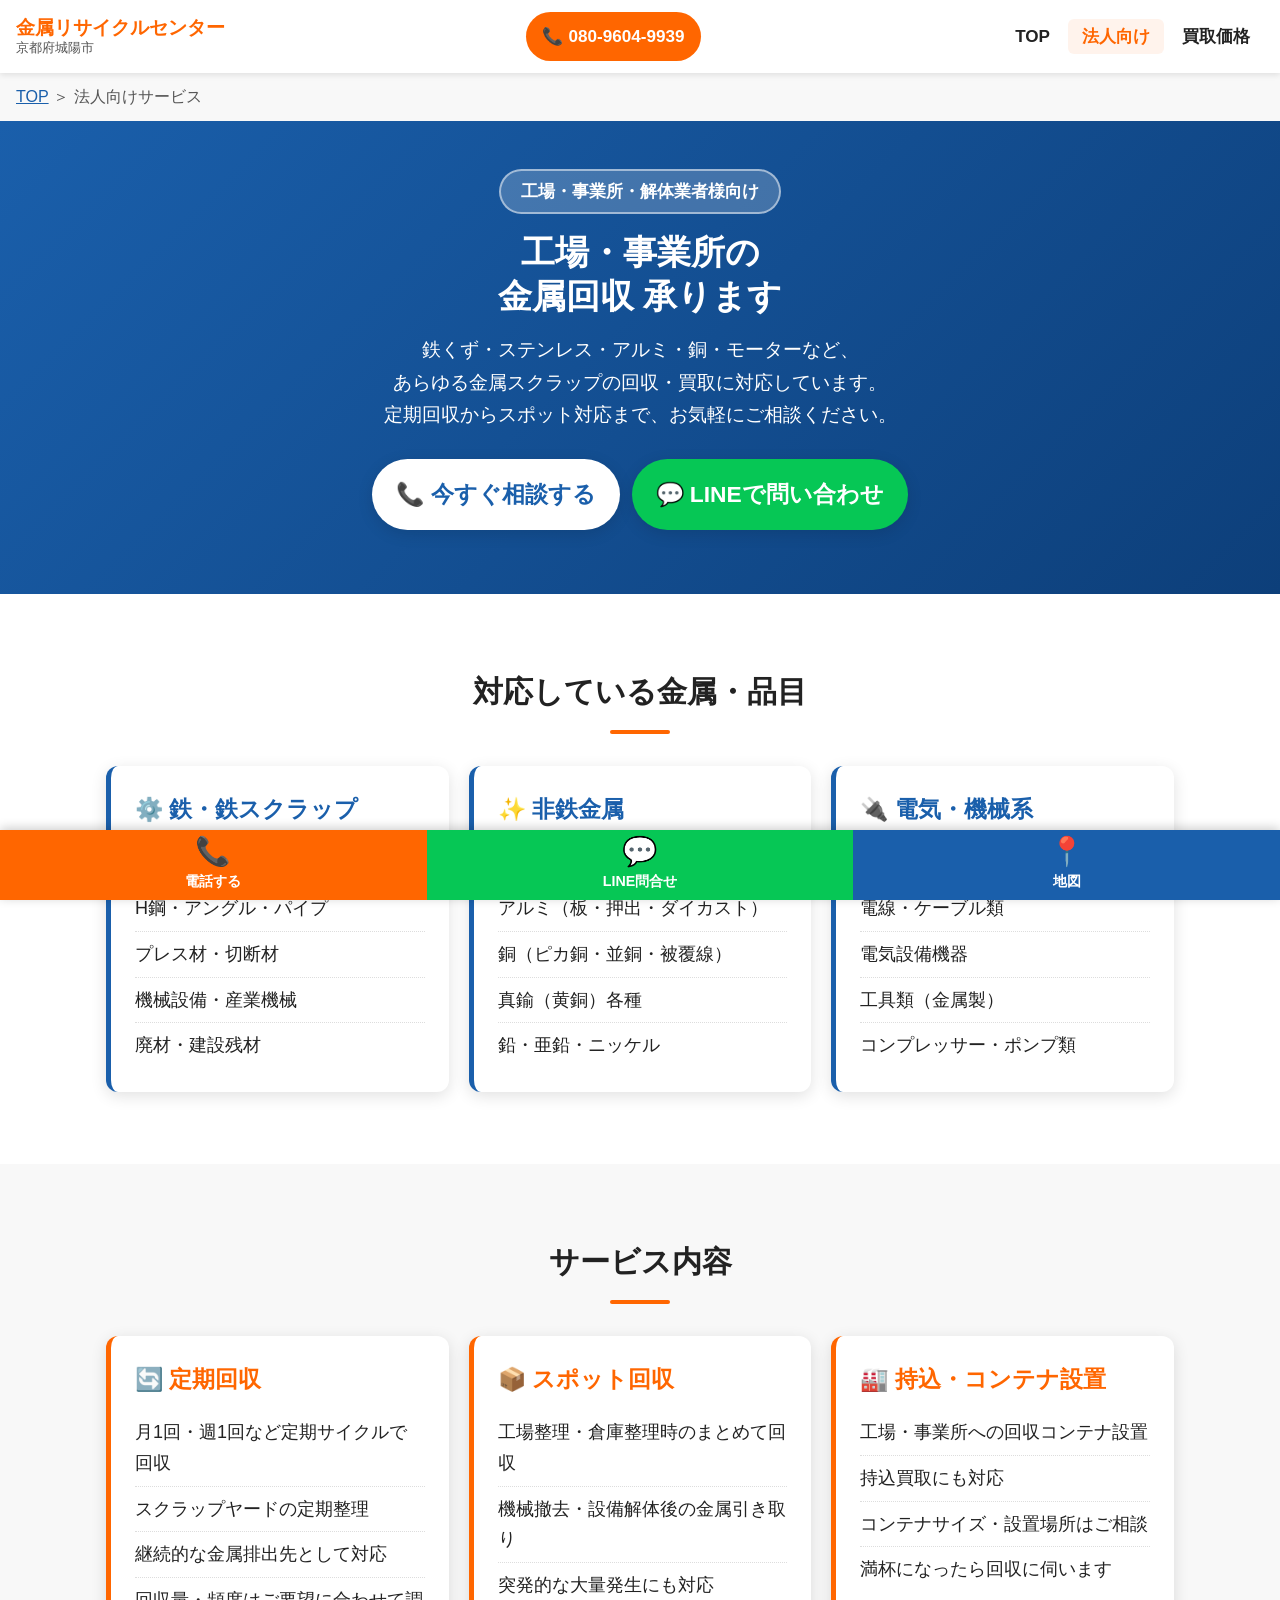
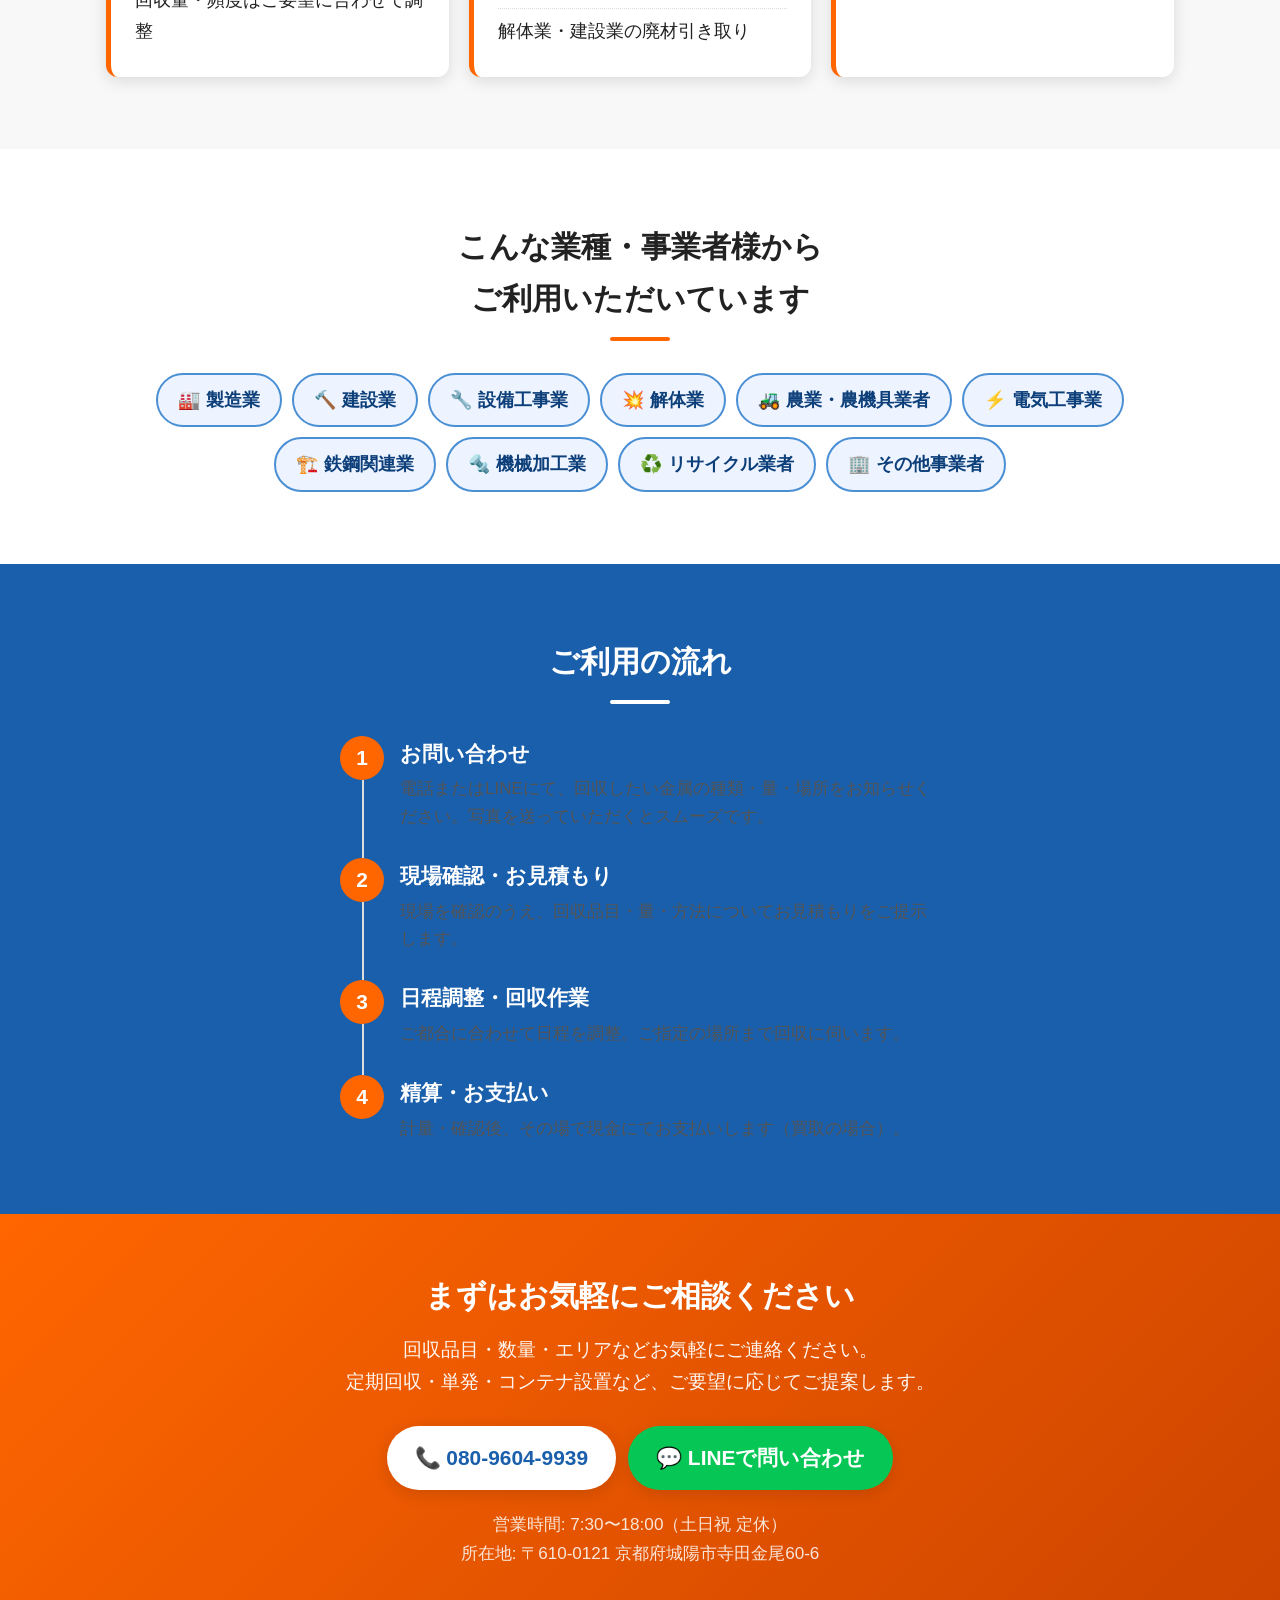
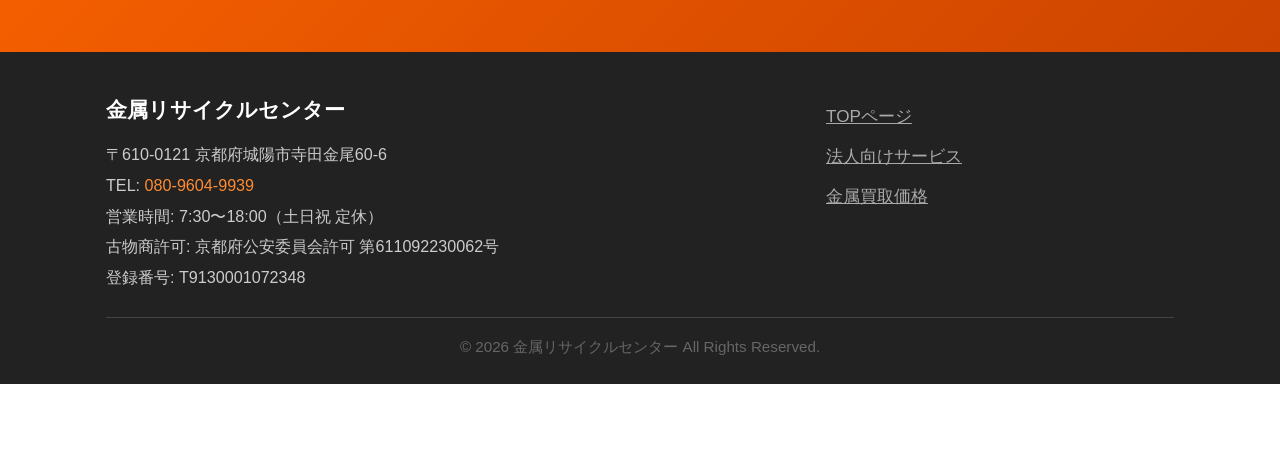
<file: corporate.html>
<!DOCTYPE html>
<html lang="ja">
<head>
  <meta charset="UTF-8">
  <meta name="viewport" content="width=device-width, initial-scale=1.0">
  <meta name="description" content="工場・事業所の金属回収は金属リサイクルセンター（城陽市）にお任せください。鉄くず・ステンレス・アルミ・銅・モーターなど対応。定期回収・スポット回収・コンテナ設置も相談可能。">
  <meta name="keywords" content="法人 金属回収 京都,工場 鉄くず 回収 城陽,スクラップ業者 京都,定期回収 金属 京都府">
  <title>法人向け金属回収サービス | 金属リサイクルセンター（城陽市）</title>

  <meta property="og:title"       content="法人向け金属回収 | 金属リサイクルセンター">
  <meta property="og:description" content="工場・建設業・製造業の金属回収をサポート。定期・スポット・コンテナ設置対応。">
  <meta property="og:type"        content="website">
  <meta property="og:locale"      content="ja_JP">

  <link rel="stylesheet" href="css/style.css">
</head>
<body>

<!-- ========== ヘッダー ========== -->
<header class="site-header">
  <div class="header-inner">
    <div class="header-logo">
      <a href="index.html">
        <span class="logo-text">金属リサイクルセンター</span>
        <span class="logo-sub">京都府城陽市</span>
      </a>
    </div>
    <a href="tel:0809604939" class="header-tel">
      <span>📞</span> 080-9604-9939
    </a>
    <nav class="site-nav" aria-label="メインナビゲーション">
      <ul>
        <li><a href="index.html">TOP</a></li>
        <li><a href="corporate.html" class="active">法人向け</a></li>
        <li><a href="prices.html">買取価格</a></li>
      </ul>
    </nav>
    <button class="menu-btn" id="menuBtn" aria-label="メニューを開く">
      <span></span><span></span><span></span>
    </button>
  </div>
</header>

<!-- モバイルナビ -->
<div class="nav-overlay" id="navOverlay" role="dialog" aria-label="ナビゲーション">
  <nav class="mobile-nav">
    <ul>
      <li><a href="index.html">TOP</a></li>
      <li><a href="corporate.html">法人向け</a></li>
      <li><a href="prices.html">買取価格</a></li>
    </ul>
    <a href="tel:0809604939" class="mobile-tel">📞 080-9604-9939</a>
  </nav>
</div>


<!-- ========== パンくずリスト ========== -->
<nav class="breadcrumb" aria-label="パンくずリスト">
  <a href="index.html">TOP</a>
  <span>法人向けサービス</span>
</nav>


<!-- ========== ヒーロー ========== -->
<section class="hero-corp" aria-label="法人向けサービス">
  <div class="hero-badge">工場・事業所・解体業者様向け</div>
  <h1>工場・事業所の<br>金属回収 承ります</h1>
  <p>
    鉄くず・ステンレス・アルミ・銅・モーターなど、<br>
    あらゆる金属スクラップの回収・買取に対応しています。<br>
    定期回収からスポット対応まで、お気軽にご相談ください。
  </p>
  <div class="hero-cta" style="justify-content:center;">
    <a href="tel:0809604939" class="btn btn-white">📞 今すぐ相談する</a>
    <a href="#contact-cta" class="btn btn-line">💬 LINEで問い合わせ</a>
  </div>
</section>


<!-- ========== 対応金属種別 ========== -->
<section class="section" id="metals" aria-label="対応金属">
  <div class="container">
    <h2 class="section-title">対応している金属・品目</h2>
    <div class="service-grid">
      <div class="service-card">
        <h3>⚙️ 鉄・鉄スクラップ</h3>
        <ul>
          <li>鉄くず・スクラップ全般</li>
          <li>H鋼・アングル・パイプ</li>
          <li>プレス材・切断材</li>
          <li>機械設備・産業機械</li>
          <li>廃材・建設残材</li>
        </ul>
      </div>
      <div class="service-card">
        <h3>✨ 非鉄金属</h3>
        <ul>
          <li>ステンレス（SUS）全種</li>
          <li>アルミ（板・押出・ダイカスト）</li>
          <li>銅（ピカ銅・並銅・被覆線）</li>
          <li>真鍮（黄銅）各種</li>
          <li>鉛・亜鉛・ニッケル</li>
        </ul>
      </div>
      <div class="service-card">
        <h3>🔌 電気・機械系</h3>
        <ul>
          <li>モーター（各種サイズ）</li>
          <li>電線・ケーブル類</li>
          <li>電気設備機器</li>
          <li>工具類（金属製）</li>
          <li>コンプレッサー・ポンプ類</li>
        </ul>
      </div>
    </div>
  </div>
</section>


<!-- ========== 対応サービス ========== -->
<section class="section section--gray" id="services" aria-label="対応サービス">
  <div class="container">
    <h2 class="section-title">サービス内容</h2>
    <div class="service-grid">
      <div class="service-card" style="border-left-color: var(--color-orange);">
        <h3 style="color:var(--color-orange);">🔄 定期回収</h3>
        <ul>
          <li>月1回・週1回など定期サイクルで回収</li>
          <li>スクラップヤードの定期整理</li>
          <li>継続的な金属排出先として対応</li>
          <li>回収量・頻度はご要望に合わせて調整</li>
        </ul>
      </div>
      <div class="service-card" style="border-left-color: var(--color-orange);">
        <h3 style="color:var(--color-orange);">📦 スポット回収</h3>
        <ul>
          <li>工場整理・倉庫整理時のまとめて回収</li>
          <li>機械撤去・設備解体後の金属引き取り</li>
          <li>突発的な大量発生にも対応</li>
          <li>解体業・建設業の廃材引き取り</li>
        </ul>
      </div>
      <div class="service-card" style="border-left-color: var(--color-orange);">
        <h3 style="color:var(--color-orange);">🏭 持込・コンテナ設置</h3>
        <ul>
          <li>工場・事業所への回収コンテナ設置</li>
          <li>持込買取にも対応</li>
          <li>コンテナサイズ・設置場所はご相談</li>
          <li>満杯になったら回収に伺います</li>
        </ul>
      </div>
    </div>
  </div>
</section>


<!-- ========== 対応業種 ========== -->
<section class="section" id="industries" aria-label="対応業種">
  <div class="container">
    <h2 class="section-title">こんな業種・事業者様から<br>ご利用いただいています</h2>
    <div class="industries-grid">
      <div class="industry-tag">🏭 製造業</div>
      <div class="industry-tag">🔨 建設業</div>
      <div class="industry-tag">🔧 設備工事業</div>
      <div class="industry-tag">💥 解体業</div>
      <div class="industry-tag">🚜 農業・農機具業者</div>
      <div class="industry-tag">⚡ 電気工事業</div>
      <div class="industry-tag">🏗️ 鉄鋼関連業</div>
      <div class="industry-tag">🔩 機械加工業</div>
      <div class="industry-tag">♻️ リサイクル業者</div>
      <div class="industry-tag">🏢 その他事業者</div>
    </div>
  </div>
</section>


<!-- ========== ご利用の流れ ========== -->
<section class="section section--blue" id="process" aria-label="利用の流れ">
  <div class="container">
    <h2 class="section-title section-title--white">ご利用の流れ</h2>
    <div class="process-steps" style="max-width:600px; margin:0 auto;">
      <div class="process-step">
        <div class="process-step__num">1</div>
        <div class="process-step__body">
          <h4>お問い合わせ</h4>
          <p>電話またはLINEにて、回収したい金属の種類・量・場所をお知らせください。写真を送っていただくとスムーズです。</p>
        </div>
      </div>
      <div class="process-step">
        <div class="process-step__num">2</div>
        <div class="process-step__body">
          <h4>現場確認・お見積もり</h4>
          <p>現場を確認のうえ、回収品目・量・方法についてお見積もりをご提示します。</p>
        </div>
      </div>
      <div class="process-step">
        <div class="process-step__num">3</div>
        <div class="process-step__body">
          <h4>日程調整・回収作業</h4>
          <p>ご都合に合わせて日程を調整。ご指定の場所まで回収に伺います。</p>
        </div>
      </div>
      <div class="process-step">
        <div class="process-step__num">4</div>
        <div class="process-step__body">
          <h4>精算・お支払い</h4>
          <p>計量・確認後、その場で現金にてお支払いします（買取の場合）。</p>
        </div>
      </div>
    </div>
  </div>
</section>


<!-- ========== お問い合わせCTA ========== -->
<section class="cta-section" id="contact-cta" aria-label="お問い合わせ">
  <div class="container">
    <h2>まずはお気軽にご相談ください</h2>
    <p>
      回収品目・数量・エリアなどお気軽にご連絡ください。<br>
      定期回収・単発・コンテナ設置など、ご要望に応じてご提案します。
    </p>
    <div class="cta-buttons">
      <a href="tel:0809604939" class="btn btn-white">📞 080-9604-9939</a>
      <!-- LINE URL を取得後、href="#" を書き換えてください -->
      <a href="#" class="btn btn-line">💬 LINEで問い合わせ</a>
    </div>
    <p style="margin-top:20px; font-size:0.9rem; opacity:0.85;">
      営業時間: 7:30〜18:00（土日祝 定休）<br>
      所在地: 〒610-0121 京都府城陽市寺田金尾60-6
    </p>
  </div>
</section>


<!-- ========== フッター ========== -->
<footer class="site-footer">
  <div class="container">
    <div class="footer-grid">
      <div class="footer-info">
        <h3>金属リサイクルセンター</h3>
        <p>〒610-0121 京都府城陽市寺田金尾60-6</p>
        <p>TEL: <a href="tel:0809604939">080-9604-9939</a></p>
        <p>営業時間: 7:30〜18:00（土日祝 定休）</p>
        <p>古物商許可: 京都府公安委員会許可 第611092230062号</p>
        <p>登録番号: T9130001072348</p>
      </div>
      <div class="footer-nav">
        <ul>
          <li><a href="index.html">TOPページ</a></li>
          <li><a href="corporate.html">法人向けサービス</a></li>
          <li><a href="prices.html">金属買取価格</a></li>
        </ul>
      </div>
    </div>
    <p class="footer-copy">&copy; 2026 金属リサイクルセンター All Rights Reserved.</p>
  </div>
</footer>


<!-- ========== 固定CTAバー（スマホ下部） ========== -->
<div class="fixed-cta" role="navigation" aria-label="クイックアクセス">
  <a href="tel:0809604939" class="fixed-cta__btn fixed-cta__btn--tel">
    <span class="fixed-cta__icon">📞</span>
    <span class="fixed-cta__label">電話する</span>
  </a>
  <a href="#" class="fixed-cta__btn fixed-cta__btn--line">
    <span class="fixed-cta__icon">💬</span>
    <span class="fixed-cta__label">LINE問合せ</span>
  </a>
  <a href="https://maps.google.com/maps?q=京都府城陽市寺田金尾60-6" target="_blank" rel="noopener noreferrer" class="fixed-cta__btn fixed-cta__btn--map">
    <span class="fixed-cta__icon">📍</span>
    <span class="fixed-cta__label">地図</span>
  </a>
</div>

<script src="js/main.js"></script>
</body>
</html>
</file>
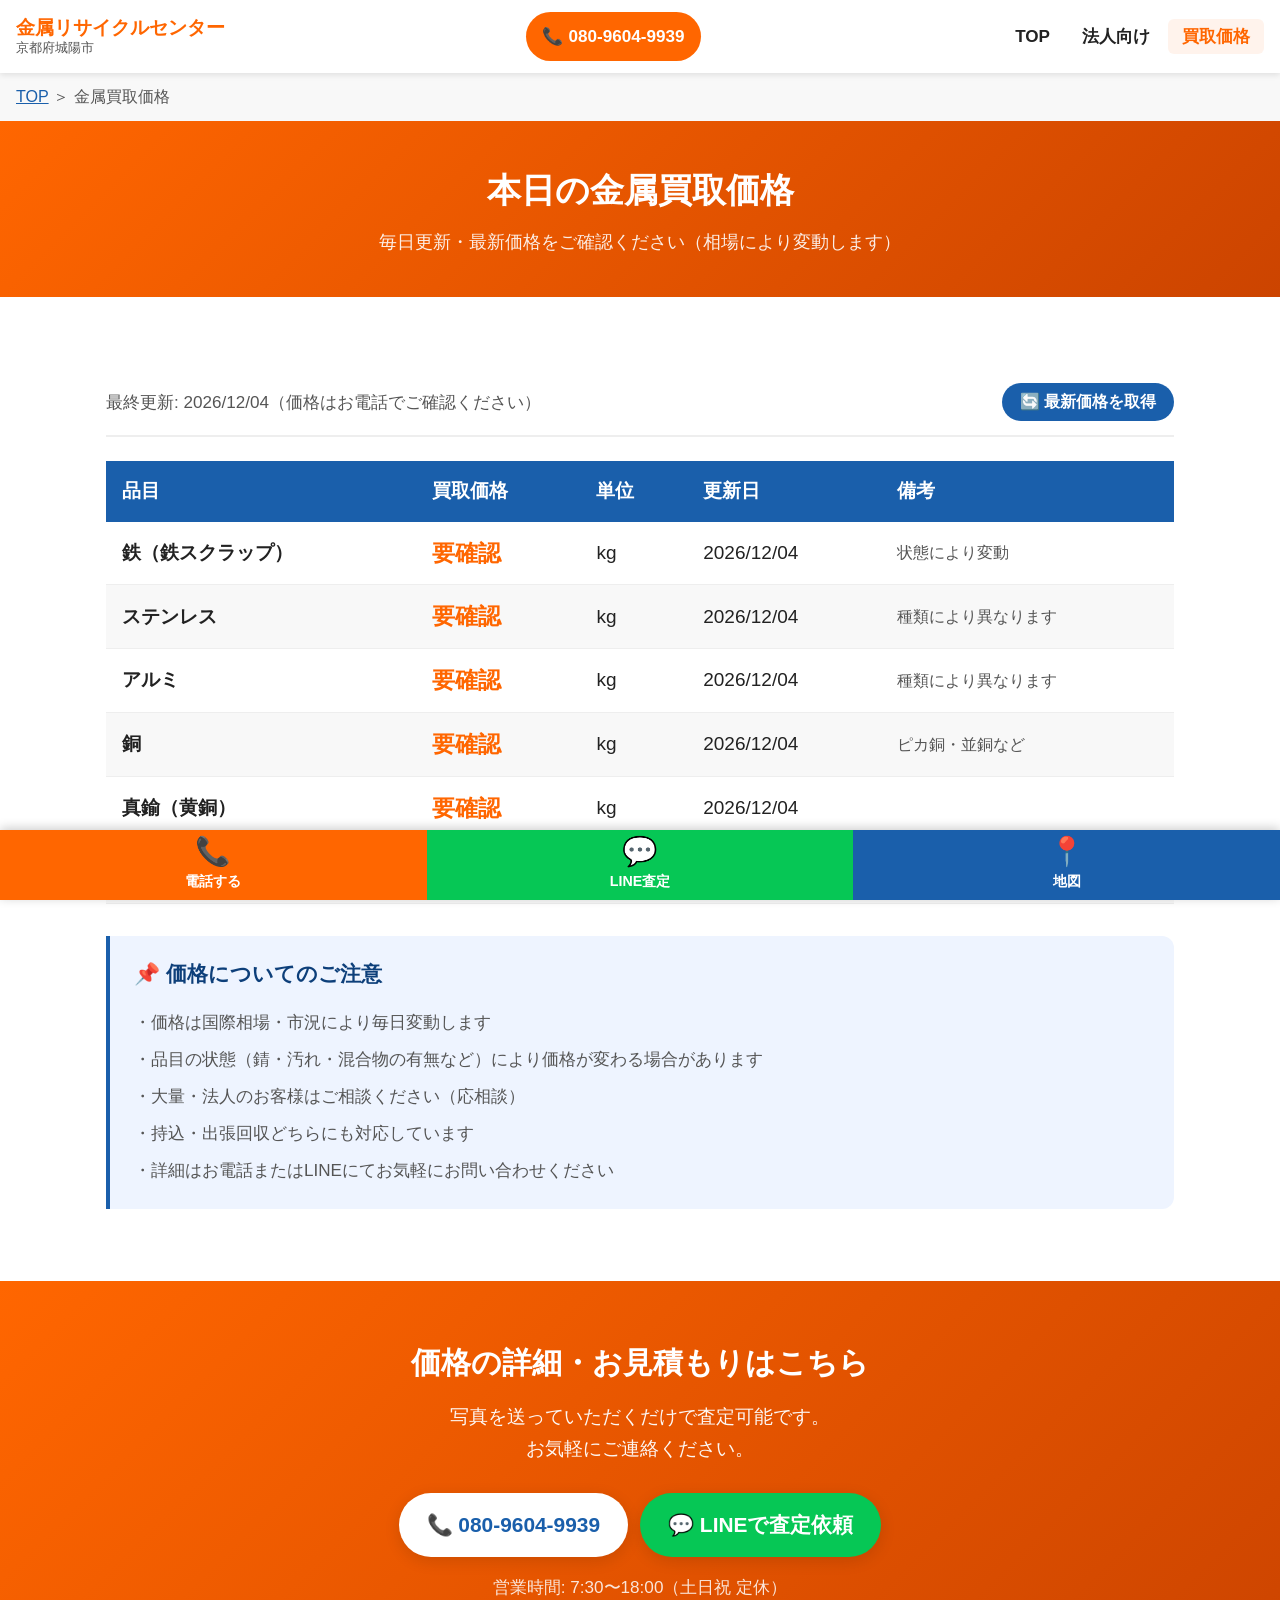
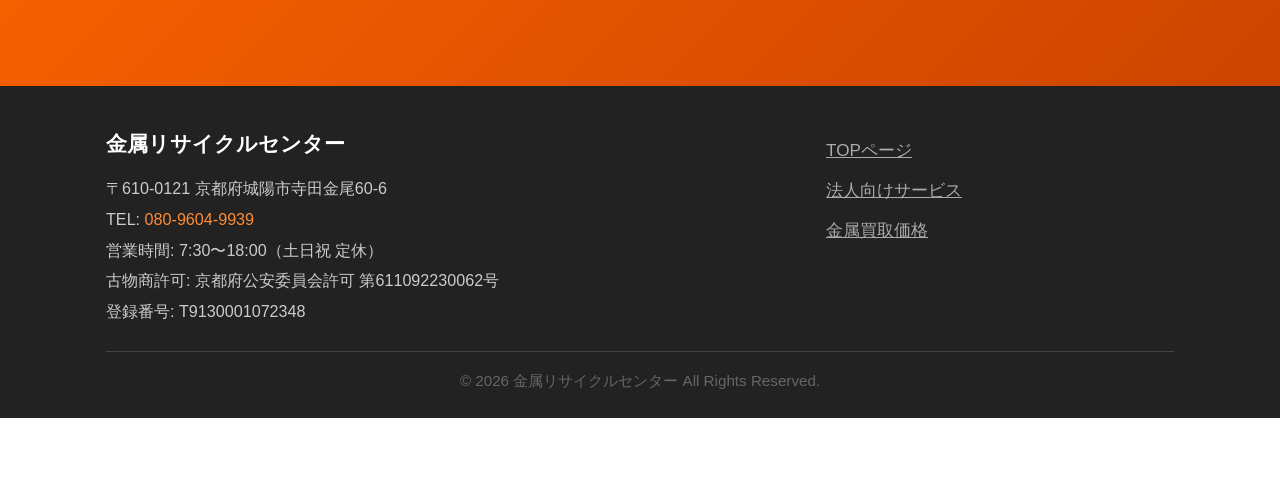
<file: prices.html>
<!DOCTYPE html>
<html lang="ja">
<head>
  <meta charset="UTF-8">
  <meta name="viewport" content="width=device-width, initial-scale=1.0">
  <meta name="description" content="金属リサイクルセンター（城陽市）の本日の金属買取価格。鉄・ステンレス・アルミ・銅・真鍮・モーターなど毎日更新。京都府城陽市の金属スクラップ買取。">
  <meta name="keywords" content="金属買取価格 京都,スクラップ価格 城陽,鉄くず買取価格,銅 買取価格 京都,ステンレス 買取価格">
  <title>本日の金属買取価格 | 金属リサイクルセンター（城陽市）</title>

  <meta property="og:title"       content="本日の金属買取価格 | 金属リサイクルセンター">
  <meta property="og:description" content="鉄・ステンレス・アルミ・銅・真鍮の本日買取価格を毎日更新中。城陽市の金属リサイクルセンター。">
  <meta property="og:type"        content="website">
  <meta property="og:locale"      content="ja_JP">

  <link rel="stylesheet" href="css/style.css">
</head>
<body>

<!-- ========== ヘッダー ========== -->
<header class="site-header">
  <div class="header-inner">
    <div class="header-logo">
      <a href="index.html">
        <span class="logo-text">金属リサイクルセンター</span>
        <span class="logo-sub">京都府城陽市</span>
      </a>
    </div>
    <a href="tel:0809604939" class="header-tel">
      <span>📞</span> 080-9604-9939
    </a>
    <nav class="site-nav" aria-label="メインナビゲーション">
      <ul>
        <li><a href="index.html">TOP</a></li>
        <li><a href="corporate.html">法人向け</a></li>
        <li><a href="prices.html" class="active">買取価格</a></li>
      </ul>
    </nav>
    <button class="menu-btn" id="menuBtn" aria-label="メニューを開く">
      <span></span><span></span><span></span>
    </button>
  </div>
</header>

<!-- モバイルナビ -->
<div class="nav-overlay" id="navOverlay" role="dialog" aria-label="ナビゲーション">
  <nav class="mobile-nav">
    <ul>
      <li><a href="index.html">TOP</a></li>
      <li><a href="corporate.html">法人向け</a></li>
      <li><a href="prices.html">買取価格</a></li>
    </ul>
    <a href="tel:0809604939" class="mobile-tel">📞 080-9604-9939</a>
  </nav>
</div>


<!-- ========== パンくずリスト ========== -->
<nav class="breadcrumb" aria-label="パンくずリスト">
  <a href="index.html">TOP</a>
  <span>金属買取価格</span>
</nav>


<!-- ========== ヒーロー ========== -->
<section class="prices-hero" aria-label="買取価格ページ">
  <h1>本日の金属買取価格</h1>
  <p>毎日更新・最新価格をご確認ください（相場により変動します）</p>
</section>


<!-- ========== 価格表 ========== -->
<section class="section" id="price-section" aria-label="金属買取価格表">
  <div class="container">

    <div class="prices-meta">
      <span class="update-date" id="last-updated">読み込み中...</span>
      <button class="refresh-btn" id="refreshBtn" type="button">🔄 最新価格を取得</button>
    </div>

    <!-- ローディング表示 -->
    <div class="price-loading" id="price-loading" aria-live="polite">
      <div class="loading-spinner" role="status" aria-label="読み込み中"></div>
      <p>価格表を読み込んでいます...</p>
    </div>

    <!-- エラー表示 -->
    <div class="price-error" id="price-error" role="alert">
      <p class="error-title">⚠️ 現在価格表を準備中です</p>
      <p class="error-note">
        最新の買取価格はお電話でご確認ください。<br>
        <a href="tel:0809604939" style="color:var(--color-orange); font-weight:700;">📞 080-9604-9939</a>
      </p>
    </div>

    <!-- 価格表データ（JavaScriptで挿入） -->
    <div id="price-container" aria-label="買取価格一覧"></div>

    <!-- 注意事項 -->
    <div class="price-notes">
      <h3>📌 価格についてのご注意</h3>
      <ul>
        <li>価格は国際相場・市況により毎日変動します</li>
        <li>品目の状態（錆・汚れ・混合物の有無など）により価格が変わる場合があります</li>
        <li>大量・法人のお客様はご相談ください（応相談）</li>
        <li>持込・出張回収どちらにも対応しています</li>
        <li>詳細はお電話またはLINEにてお気軽にお問い合わせください</li>
      </ul>
    </div>

  </div>
</section>


<!-- ========== 問い合わせCTA ========== -->
<section class="cta-section" aria-label="お問い合わせ">
  <div class="container">
    <h2>価格の詳細・お見積もりはこちら</h2>
    <p>
      写真を送っていただくだけで査定可能です。<br>
      お気軽にご連絡ください。
    </p>
    <div class="cta-buttons">
      <a href="tel:0809604939" class="btn btn-white">📞 080-9604-9939</a>
      <!-- LINE URL を取得後、href="#" を書き換えてください -->
      <a href="#" class="btn btn-line">💬 LINEで査定依頼</a>
    </div>
    <p style="margin-top:16px; font-size:0.9rem; opacity:0.85;">
      営業時間: 7:30〜18:00（土日祝 定休）
    </p>
  </div>
</section>


<!-- ========== フッター ========== -->
<footer class="site-footer">
  <div class="container">
    <div class="footer-grid">
      <div class="footer-info">
        <h3>金属リサイクルセンター</h3>
        <p>〒610-0121 京都府城陽市寺田金尾60-6</p>
        <p>TEL: <a href="tel:0809604939">080-9604-9939</a></p>
        <p>営業時間: 7:30〜18:00（土日祝 定休）</p>
        <p>古物商許可: 京都府公安委員会許可 第611092230062号</p>
        <p>登録番号: T9130001072348</p>
      </div>
      <div class="footer-nav">
        <ul>
          <li><a href="index.html">TOPページ</a></li>
          <li><a href="corporate.html">法人向けサービス</a></li>
          <li><a href="prices.html">金属買取価格</a></li>
        </ul>
      </div>
    </div>
    <p class="footer-copy">&copy; 2026 金属リサイクルセンター All Rights Reserved.</p>
  </div>
</footer>


<!-- ========== 固定CTAバー（スマホ下部） ========== -->
<div class="fixed-cta" role="navigation" aria-label="クイックアクセス">
  <a href="tel:0809604939" class="fixed-cta__btn fixed-cta__btn--tel">
    <span class="fixed-cta__icon">📞</span>
    <span class="fixed-cta__label">電話する</span>
  </a>
  <a href="#" class="fixed-cta__btn fixed-cta__btn--line">
    <span class="fixed-cta__icon">💬</span>
    <span class="fixed-cta__label">LINE査定</span>
  </a>
  <a href="https://maps.google.com/maps?q=京都府城陽市寺田金尾60-6" target="_blank" rel="noopener noreferrer" class="fixed-cta__btn fixed-cta__btn--map">
    <span class="fixed-cta__icon">📍</span>
    <span class="fixed-cta__label">地図</span>
  </a>
</div>

<script src="js/main.js"></script>
</body>
</html>
</file>
<file: css/style.css>
/* ================================================
   金属リサイクルセンター メインスタイルシート
   カラー: オレンジ #FF6600 / ブルー #1A5FAB / ホワイト #FFFFFF
   モバイルファースト設計
   ================================================ */

/* ---- 1. CSS変数 ---- */
:root {
  --color-orange:       #FF6600;
  --color-orange-dark:  #CC4400;
  --color-orange-light: #FF8C33;
  --color-orange-pale:  #FFF3EC;

  --color-blue:         #1A5FAB;
  --color-blue-dark:    #0D3F7A;
  --color-blue-light:   #4A8FD4;
  --color-blue-pale:    #EEF4FF;

  --color-white:        #FFFFFF;
  --color-gray-100:     #F8F8F8;
  --color-gray-200:     #EEEEEE;
  --color-gray-300:     #DDDDDD;
  --color-gray-500:     #999999;
  --color-gray-700:     #555555;
  --color-text:         #222222;

  --color-line:         #06C755;
  --color-line-dark:    #059A44;
  --color-warning:      #FF9500;
  --color-danger:       #DC3545;

  --shadow-sm: 0 2px 6px rgba(0,0,0,0.10);
  --shadow-md: 0 4px 16px rgba(0,0,0,0.12);
  --shadow-lg: 0 8px 32px rgba(0,0,0,0.15);

  --radius-sm:   6px;
  --radius-md:   12px;
  --radius-lg:   20px;
  --radius-full: 9999px;

  --font-base: 'Hiragino Kaku Gothic ProN', 'Hiragino Sans', Meiryo, 'MS PGothic', Arial, sans-serif;
  --fixed-cta-height: 70px;
}

/* ---- 2. リセット & ベース ---- */
*, *::before, *::after { box-sizing: border-box; margin: 0; padding: 0; }

html { font-size: 18px; scroll-behavior: smooth; }

body {
  font-family: var(--font-base);
  color: var(--color-text);
  line-height: 1.7;
  background: var(--color-white);
  padding-bottom: var(--fixed-cta-height);
}

img  { max-width: 100%; height: auto; display: block; }
a    { color: inherit; text-decoration: none; }
ul, ol { list-style: none; }

/* ---- 3. ユーティリティ ---- */
.container {
  width: 100%;
  max-width: 1100px;
  margin: 0 auto;
  padding: 0 16px;
}

.section { padding: 56px 0; }
.section--blue   { background: var(--color-blue); color: var(--color-white); }
.section--orange { background: var(--color-orange-pale); }
.section--gray   { background: var(--color-gray-100); }

.section-title {
  font-size: 1.6rem;
  font-weight: 700;
  text-align: center;
  margin-bottom: 32px;
  color: var(--color-text);
  position: relative;
  padding-bottom: 16px;
}
.section-title::after {
  content: '';
  position: absolute;
  bottom: 0; left: 50%;
  transform: translateX(-50%);
  width: 60px; height: 4px;
  background: var(--color-orange);
  border-radius: 2px;
}
.section-title--white { color: var(--color-white); }
.section-title--white::after { background: var(--color-white); }

/* ---- 4. ボタン ---- */
.btn {
  display: inline-flex;
  align-items: center;
  justify-content: center;
  gap: 8px;
  padding: 14px 28px;
  font-size: 1.1rem;
  font-weight: 700;
  border-radius: var(--radius-full);
  cursor: pointer;
  transition: all 0.2s ease;
  white-space: nowrap;
  text-decoration: none;
  border: none;
  font-family: var(--font-base);
}
.btn-tel  { background: var(--color-orange); color: var(--color-white); box-shadow: var(--shadow-md); }
.btn-tel:hover  { background: var(--color-orange-dark); transform: translateY(-2px); }
.btn-line { background: var(--color-line);   color: var(--color-white); box-shadow: var(--shadow-md); }
.btn-line:hover { background: var(--color-line-dark);   transform: translateY(-2px); }
.btn-blue { background: var(--color-blue);   color: var(--color-white); box-shadow: var(--shadow-md); }
.btn-blue:hover { background: var(--color-blue-dark);   transform: translateY(-2px); }
.btn-white{ background: var(--color-white);  color: var(--color-blue);  box-shadow: var(--shadow-md); }
.btn-white:hover{ background: var(--color-gray-100); transform: translateY(-2px); }

/* ---- 5. ヘッダー ---- */
.site-header {
  background: var(--color-white);
  box-shadow: var(--shadow-sm);
  position: sticky;
  top: 0;
  z-index: 100;
}
.header-inner {
  display: flex;
  align-items: center;
  justify-content: space-between;
  padding: 12px 16px;
  gap: 12px;
}
.header-logo a { display: flex; flex-direction: column; line-height: 1.2; }
.logo-text { font-size: 1rem; font-weight: 700; color: var(--color-orange); }
.logo-sub  { font-size: 0.7rem; color: var(--color-gray-700); }

.header-tel {
  display: flex;
  align-items: center;
  gap: 6px;
  background: var(--color-orange);
  color: var(--color-white);
  padding: 10px 16px;
  border-radius: var(--radius-full);
  font-weight: 700;
  font-size: 0.9rem;
  white-space: nowrap;
}

.site-nav { display: none; }

.menu-btn {
  display: flex;
  flex-direction: column;
  gap: 5px;
  width: 40px; height: 40px;
  background: none; border: none;
  cursor: pointer; padding: 8px;
  justify-content: center;
}
.menu-btn span {
  display: block; height: 2px;
  background: var(--color-text);
  border-radius: 2px;
  transition: all 0.3s;
}
.menu-btn.active span:nth-child(1) { transform: translateY(7px) rotate(45deg); }
.menu-btn.active span:nth-child(2) { opacity: 0; }
.menu-btn.active span:nth-child(3) { transform: translateY(-7px) rotate(-45deg); }

/* ---- 6. モバイルナビ ---- */
.nav-overlay {
  display: none;
  position: fixed;
  inset: 0;
  background: rgba(0,0,0,0.85);
  z-index: 99;
  flex-direction: column;
  align-items: center;
  justify-content: center;
}
.nav-overlay.active { display: flex; }
.mobile-nav ul { text-align: center; }
.mobile-nav ul li { margin: 14px 0; }
.mobile-nav ul li a { color: var(--color-white); font-size: 1.5rem; font-weight: 700; }
.mobile-tel {
  display: block;
  margin-top: 28px;
  color: var(--color-orange-light);
  font-size: 1.3rem;
  font-weight: 700;
}

/* ---- 7. ヒーロー (TOP) ---- */
.hero {
  background: linear-gradient(135deg, var(--color-orange) 0%, var(--color-orange-dark) 100%);
  color: var(--color-white);
  padding: 48px 16px 64px;
  text-align: center;
  position: relative;
  overflow: hidden;
}
.hero::before {
  content: '';
  position: absolute;
  top: -50%; right: -20%;
  width: 60%; height: 200%;
  background: rgba(255,255,255,0.05);
  border-radius: 50%;
  pointer-events: none;
}
.hero-inner { position: relative; max-width: 700px; margin: 0 auto; }
.hero-badge {
  display: inline-block;
  background: rgba(255,255,255,0.2);
  border: 2px solid rgba(255,255,255,0.5);
  color: var(--color-white);
  padding: 6px 20px;
  border-radius: var(--radius-full);
  font-size: 0.9rem; font-weight: 700;
  margin-bottom: 16px;
}
.hero-title {
  font-size: 2rem;
  font-weight: 900;
  line-height: 1.3;
  margin-bottom: 12px;
}
.hero-highlight { color: #FFE566; font-size: 2.4rem; }
.hero-sub {
  font-size: 1.3rem; font-weight: 700;
  background: rgba(255,255,255,0.2);
  display: inline-block;
  padding: 4px 20px;
  border-radius: var(--radius-sm);
  margin-bottom: 16px;
}
.hero-desc {
  font-size: 1rem; line-height: 1.8;
  margin-bottom: 28px;
  background: rgba(0,0,0,0.15);
  padding: 12px 16px;
  border-radius: var(--radius-md);
}
.hero-cta {
  display: flex;
  flex-direction: column;
  gap: 12px;
  align-items: center;
}
.hero-cta .btn { width: 100%; max-width: 320px; font-size: 1.2rem; padding: 16px 24px; }

/* ---- 8. 買取品目 ---- */
.items-grid {
  display: grid;
  grid-template-columns: 1fr;
  gap: 20px;
  margin-bottom: 24px;
}
.item-card {
  background: var(--color-white);
  border-radius: var(--radius-md);
  padding: 24px;
  box-shadow: var(--shadow-md);
  border-top: 5px solid;
}
.item-card--metal   { border-color: var(--color-blue); }
.item-card--electric{ border-color: var(--color-orange); }
.item-card__icon  { font-size: 2.5rem; margin-bottom: 12px; }
.item-card__title { font-size: 1.3rem; font-weight: 700; margin-bottom: 12px; }
.item-list { display: flex; flex-wrap: wrap; gap: 8px; }
.item-list li {
  background: var(--color-gray-100);
  padding: 6px 14px;
  border-radius: var(--radius-full);
  font-size: 0.95rem; font-weight: 500;
}
.ok-badge {
  background: var(--color-orange);
  color: var(--color-white);
  text-align: center;
  padding: 16px 24px;
  border-radius: var(--radius-md);
  font-size: 1.1rem;
}
.ok-badge strong { font-size: 1.4rem; }

/* ---- 9. 出張査定 ---- */
.visit-content { text-align: center; max-width: 600px; margin: 0 auto; }
.visit-icon   { font-size: 4rem; margin-bottom: 16px; }
.visit-text   { font-size: 1.1rem; margin-bottom: 24px; line-height: 1.8; }
.visit-text strong { color: #FFE566; font-size: 1.3rem; }

/* ---- 10. 料金・引取不可 ---- */
.fees-grid { display: grid; grid-template-columns: 1fr; gap: 20px; }
.fees-card {
  border-radius: var(--radius-md);
  padding: 24px;
  box-shadow: var(--shadow-sm);
}
.fees-card h3 { font-size: 1.1rem; font-weight: 700; margin-bottom: 12px; }
.fees-card--yellow { background: #FFFBEC; border-left: 5px solid var(--color-warning); }
.fees-card--red    { background: #FFF5F5; border-left: 5px solid var(--color-danger); }
.fees-card ul li {
  padding: 7px 0;
  border-bottom: 1px dotted var(--color-gray-300);
  font-size: 0.95rem;
}
.fees-card ul li:last-child { border-bottom: none; }
.fees-note { font-size: 0.85rem; color: var(--color-gray-700); margin-top: 12px; }

/* ---- 11. LINE査定 ---- */
.line-content {
  display: flex;
  flex-direction: column;
  align-items: center;
  gap: 32px;
}
.line-text { width: 100%; max-width: 420px; }
.line-headline {
  font-size: 1.4rem; font-weight: 700; line-height: 1.5;
  margin-bottom: 16px; color: var(--color-text);
}
.line-headline strong { color: var(--color-orange); font-size: 1.8rem; }
.line-steps { padding-left: 28px; display: flex; flex-direction: column; gap: 4px; }
.line-steps li {
  font-size: 1rem;
  padding: 8px 0;
  border-bottom: 1px dashed var(--color-gray-300);
  list-style: decimal;
}
.line-qr { display: flex; flex-direction: column; align-items: center; gap: 12px; }
.qr-placeholder {
  width: 200px; height: 200px;
  border: 3px dashed var(--color-line);
  border-radius: var(--radius-md);
  display: flex; align-items: center; justify-content: center;
  background: var(--color-white);
  overflow: hidden;
}
.qr-placeholder img { width: 100%; height: 100%; object-fit: contain; }
.qr-dummy { text-align: center; padding: 16px; }
.qr-dummy .qr-title { font-size: 1rem; font-weight: 700; color: var(--color-line); margin-bottom: 8px; }
.qr-dummy .qr-note  { font-size: 0.75rem; color: var(--color-gray-500); }
.line-id-note { text-align: center; font-size: 1rem; font-weight: 700; }
.line-add-btn {
  display: inline-flex;
  align-items: center;
  justify-content: center;
  gap: 8px;
  background: var(--color-line);
  color: var(--color-white);
  padding: 14px 32px;
  border-radius: var(--radius-full);
  font-size: 1.1rem;
  font-weight: 700;
  box-shadow: var(--shadow-md);
  margin-top: 8px;
}

/* ---- 12. 安心ポイント ---- */
.trust-grid { display: grid; grid-template-columns: 1fr; gap: 20px; }
.trust-card {
  background: var(--color-white);
  border-radius: var(--radius-md);
  padding: 28px 24px;
  text-align: center;
  box-shadow: var(--shadow-md);
}
.trust-icon  { font-size: 2.5rem; margin-bottom: 12px; }
.trust-card h3 { font-size: 1.2rem; font-weight: 700; margin-bottom: 8px; color: var(--color-blue); }
.trust-card p  { font-size: 0.95rem; color: var(--color-gray-700); line-height: 1.6; }

/* ---- 13. アクセス ---- */
.access-grid  { display: grid; grid-template-columns: 1fr; gap: 24px; }
.access-map iframe {
  width: 100%; height: 280px;
  border-radius: var(--radius-md);
  box-shadow: var(--shadow-md);
  border: 0;
}
.access-info  { display: flex; flex-direction: column; gap: 16px; }
.access-item  {
  display: flex; gap: 12px;
  padding: 14px 16px;
  background: var(--color-white);
  border-radius: var(--radius-md);
  box-shadow: var(--shadow-sm);
  align-items: flex-start;
}
.access-label {
  font-weight: 700; font-size: 0.9rem;
  white-space: nowrap; color: var(--color-blue);
  min-width: 90px;
}
.access-value { font-size: 1rem; line-height: 1.6; }
.access-value a { color: var(--color-orange); font-weight: 700; text-decoration: underline; }

/* ---- 14. フッター ---- */
.site-footer { background: #222; color: #ccc; padding: 40px 0 24px; }
.footer-grid  { display: grid; grid-template-columns: 1fr; gap: 24px; margin-bottom: 24px; }
.footer-info h3 { color: var(--color-white); font-size: 1.1rem; margin-bottom: 12px; }
.footer-info p  { font-size: 0.85rem; line-height: 1.9; }
.footer-info a  { color: var(--color-orange-light); }
.footer-nav ul li { margin: 8px 0; }
.footer-nav a { color: #aaa; font-size: 0.9rem; text-decoration: underline; }
.footer-copy {
  border-top: 1px solid #444;
  padding-top: 16px;
  text-align: center;
  font-size: 0.8rem; color: #666;
}

/* ---- 15. 固定フッターCTA ---- */
.fixed-cta {
  position: fixed;
  bottom: 0; left: 0; right: 0;
  height: var(--fixed-cta-height);
  display: flex;
  z-index: 200;
  box-shadow: 0 -2px 10px rgba(0,0,0,0.2);
}
.fixed-cta__btn {
  flex: 1;
  display: flex;
  flex-direction: column;
  align-items: center;
  justify-content: center;
  gap: 4px;
  color: var(--color-white);
  font-weight: 700;
  text-decoration: none;
  transition: opacity 0.2s;
}
.fixed-cta__btn:active { opacity: 0.8; }
.fixed-cta__btn--tel  { background: var(--color-orange); }
.fixed-cta__btn--line { background: var(--color-line); }
.fixed-cta__btn--map  { background: var(--color-blue); }
.fixed-cta__icon  { font-size: 1.5rem; line-height: 1; }
.fixed-cta__label { font-size: 0.75rem; }

/* ---- 16. 法人向けページ ---- */
.hero-corp {
  background: linear-gradient(135deg, var(--color-blue) 0%, var(--color-blue-dark) 100%);
  color: var(--color-white);
  padding: 48px 16px 64px;
  text-align: center;
}
.hero-corp .hero-badge {
  background: rgba(255,255,255,0.2);
  border-color: rgba(255,255,255,0.5);
}
.hero-corp h1 {
  font-size: 1.8rem; font-weight: 900;
  line-height: 1.3; margin-bottom: 16px;
}
.hero-corp p {
  font-size: 1rem; max-width: 600px;
  margin: 0 auto 28px; line-height: 1.7;
}

.service-grid { display: grid; grid-template-columns: 1fr; gap: 20px; }
.service-card {
  background: var(--color-white);
  border-radius: var(--radius-md);
  padding: 24px;
  box-shadow: var(--shadow-md);
  border-left: 5px solid var(--color-blue);
}
.service-card h3 { font-size: 1.2rem; font-weight: 700; margin-bottom: 12px; color: var(--color-blue); }
.service-card ul li {
  padding: 7px 0;
  border-bottom: 1px dotted var(--color-gray-300);
  font-size: 0.95rem;
}
.service-card ul li:last-child { border-bottom: none; }

.industries-grid {
  display: flex;
  flex-wrap: wrap;
  gap: 10px;
  justify-content: center;
}
.industry-tag {
  background: var(--color-blue-pale);
  color: var(--color-blue-dark);
  padding: 10px 20px;
  border-radius: var(--radius-full);
  font-size: 0.95rem; font-weight: 700;
  border: 2px solid var(--color-blue-light);
}

.process-steps  { display: flex; flex-direction: column; }
.process-step {
  display: flex; gap: 16px;
  align-items: flex-start;
  position: relative;
  padding-bottom: 28px;
}
.process-step:last-child { padding-bottom: 0; }
.process-step__num {
  width: 44px; height: 44px;
  background: var(--color-orange);
  color: var(--color-white);
  border-radius: 50%;
  display: flex; align-items: center; justify-content: center;
  font-size: 1.1rem; font-weight: 900;
  flex-shrink: 0;
  position: relative; z-index: 1;
}
.process-step:not(:last-child)::after {
  content: '';
  position: absolute;
  left: 22px; top: 44px; bottom: 0;
  width: 2px; background: var(--color-gray-300);
}
.process-step__body h4 { font-size: 1.1rem; font-weight: 700; margin-bottom: 4px; }
.process-step__body p  { font-size: 0.9rem; color: var(--color-gray-700); line-height: 1.6; }

.cta-section {
  background: linear-gradient(135deg, var(--color-orange) 0%, var(--color-orange-dark) 100%);
  color: var(--color-white);
  text-align: center;
  padding: 56px 16px;
}
.cta-section h2 { font-size: 1.6rem; font-weight: 900; margin-bottom: 12px; }
.cta-section p  { font-size: 1rem; margin-bottom: 28px; opacity: 0.95; }
.cta-buttons {
  display: flex; flex-direction: column;
  gap: 12px; align-items: center;
}
.cta-buttons .btn { width: 100%; max-width: 320px; font-size: 1.1rem; }

/* ---- 17. 金属買取価格ページ ---- */
.prices-hero {
  background: linear-gradient(135deg, var(--color-orange) 0%, var(--color-orange-dark) 100%);
  color: var(--color-white);
  padding: 40px 16px;
  text-align: center;
}
.prices-hero h1 { font-size: 1.8rem; font-weight: 900; margin-bottom: 8px; }
.prices-hero p  { font-size: 0.95rem; opacity: 0.9; }

.prices-meta {
  display: flex;
  justify-content: space-between;
  align-items: center;
  padding: 14px 0;
  border-bottom: 2px solid var(--color-gray-200);
  margin-bottom: 24px;
  flex-wrap: wrap; gap: 8px;
}
.prices-meta .update-date { font-size: 0.9rem; color: var(--color-gray-700); font-weight: 500; }
.refresh-btn {
  background: var(--color-blue); color: var(--color-white);
  border: none; padding: 8px 18px;
  border-radius: var(--radius-full);
  font-size: 0.85rem; cursor: pointer;
  font-family: var(--font-base); font-weight: 700;
  transition: background 0.2s;
}
.refresh-btn:hover { background: var(--color-blue-dark); }

.price-loading { text-align: center; padding: 48px 0; color: var(--color-gray-700); }
.loading-spinner {
  width: 48px; height: 48px;
  border: 4px solid var(--color-gray-200);
  border-top-color: var(--color-orange);
  border-radius: 50%;
  animation: spin 0.8s linear infinite;
  margin: 0 auto 16px;
}
@keyframes spin { to { transform: rotate(360deg); } }

.price-error {
  display: none; text-align: center;
  padding: 48px 24px;
  background: #FFF5F5;
  border-radius: var(--radius-md);
  color: var(--color-danger);
}
.price-error .error-title { font-size: 1.1rem; font-weight: 700; margin-bottom: 8px; }
.price-error .error-note  { font-size: 0.85rem; color: var(--color-gray-700); }

/* 価格カード（モバイル） */
.price-cards {
  display: grid;
  grid-template-columns: 1fr 1fr;
  gap: 12px;
}
.price-card {
  background: var(--color-white);
  border-radius: var(--radius-md);
  padding: 16px;
  box-shadow: var(--shadow-md);
  border-top: 4px solid var(--color-orange);
  text-align: center;
}
.price-card__name       { font-size: 1rem; font-weight: 700; margin-bottom: 8px; }
.price-card__price-wrap {
  display: flex; align-items: baseline;
  justify-content: center; gap: 3px;
}
.price-card__price { font-size: 1.4rem; font-weight: 900; color: var(--color-orange); }
.price-card__unit  { font-size: 0.8rem; color: var(--color-gray-700); }
.price-card__note  {
  font-size: 0.75rem; color: var(--color-gray-500);
  margin-top: 8px; padding-top: 8px;
  border-top: 1px dashed var(--color-gray-200);
}

/* 価格テーブル（デスクトップ） */
.price-table-wrapper { display: none; overflow-x: auto; }
.price-table { width: 100%; border-collapse: collapse; font-size: 1rem; }
.price-table th {
  background: var(--color-blue);
  color: var(--color-white);
  padding: 14px 16px;
  text-align: left; font-weight: 700;
  white-space: nowrap;
}
.price-table td {
  padding: 12px 16px;
  border-bottom: 1px solid var(--color-gray-200);
  vertical-align: middle;
}
.price-table tbody tr:nth-child(even) td { background: var(--color-gray-100); }
.price-table tbody tr:hover td { background: var(--color-orange-pale); }
.price-cell { font-size: 1.2rem; font-weight: 900; color: var(--color-orange); white-space: nowrap; }
.note-cell  { font-size: 0.85rem; color: var(--color-gray-700); }

.price-notes {
  background: var(--color-blue-pale);
  border-left: 4px solid var(--color-blue);
  padding: 20px 24px;
  border-radius: 0 var(--radius-md) var(--radius-md) 0;
  margin-top: 32px;
}
.price-notes h3 { font-size: 1.1rem; font-weight: 700; margin-bottom: 12px; color: var(--color-blue-dark); }
.price-notes ul li { font-size: 0.9rem; padding: 4px 0; color: var(--color-gray-700); }
.price-notes ul li::before { content: '・'; }

/* ---- 18. ブレッドクラム ---- */
.breadcrumb {
  background: var(--color-gray-100);
  padding: 10px 16px;
  font-size: 0.85rem; color: var(--color-gray-700);
}
.breadcrumb a { color: var(--color-blue); text-decoration: underline; }
.breadcrumb span::before { content: ' ＞ '; }

/* ---- 19. タブレット・PC ---- */
@media (min-width: 600px) {
  .items-grid    { grid-template-columns: 1fr 1fr; }
  .fees-grid     { grid-template-columns: 1fr 1fr; }
  .trust-grid    { grid-template-columns: repeat(3, 1fr); }
  .service-grid  { grid-template-columns: 1fr 1fr; }
  .line-content  { flex-direction: row; justify-content: center; align-items: flex-start; }
}

@media (min-width: 768px) {
  html { font-size: 19px; }

  .site-nav { display: flex; align-items: center; }
  .site-nav ul { display: flex; gap: 4px; }
  .site-nav ul li a {
    padding: 8px 14px;
    border-radius: var(--radius-sm);
    font-size: 0.9rem; font-weight: 600;
    color: var(--color-text);
    transition: background 0.2s;
  }
  .site-nav ul li a:hover,
  .site-nav ul li a.active {
    background: var(--color-orange-pale);
    color: var(--color-orange);
  }
  .menu-btn { display: none; }

  .hero-title    { font-size: 2.8rem; }
  .hero-highlight{ font-size: 3.2rem; }
  .hero-cta { flex-direction: row; justify-content: center; }
  .hero-cta .btn { width: auto; max-width: none; }

  .access-grid      { grid-template-columns: 1fr 1fr; }
  .access-map iframe{ height: 100%; min-height: 350px; }

  .footer-grid { grid-template-columns: 2fr 1fr; }

  .cta-buttons { flex-direction: row; justify-content: center; }
  .cta-buttons .btn { width: auto; }

  /* 価格表: デスクトップはテーブル表示 */
  .price-cards         { display: none; }
  .price-table-wrapper { display: block; }
}

@media (min-width: 1024px) {
  .hero     { padding: 80px 16px; }
  .hero-title { font-size: 3.2rem; }
  .section  { padding: 72px 0; }
  .service-grid { grid-template-columns: repeat(3, 1fr); }
}

/* ---- 20. プリント ---- */
@media print {
  .fixed-cta, .menu-btn { display: none !important; }
  body { padding-bottom: 0; }
}
</file>
